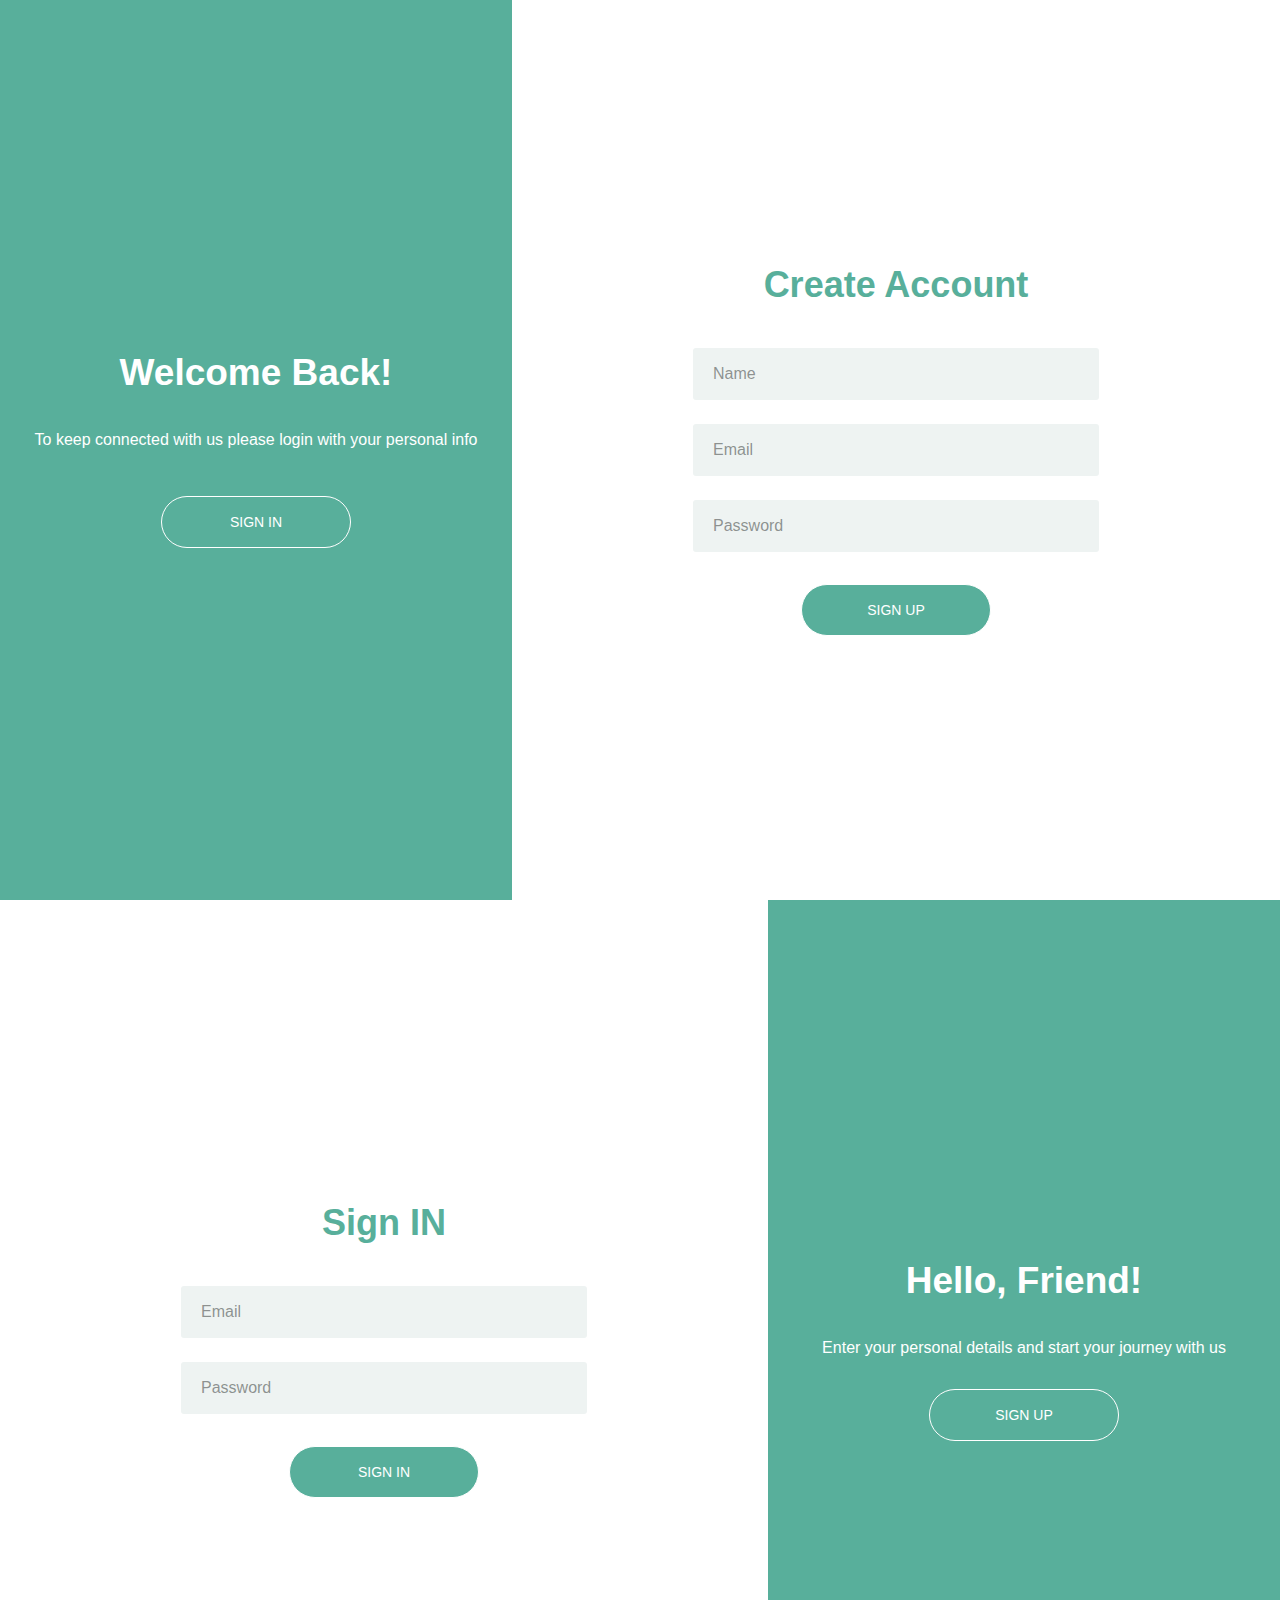
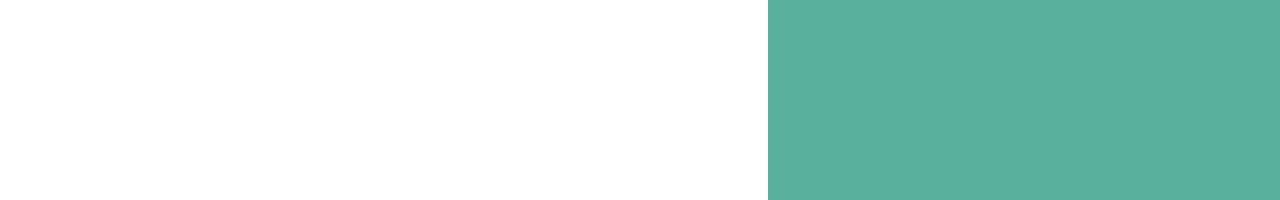
<file: index.html>
<!DOCTYPE html>
<html lang="en">
<head>
    <meta charset="UTF-8">
    <meta name="viewport" content="width=device-width, initial-scale=1.0">
    <meta http-equiv="X-UA-Compatible" content="ie=edge">
    <link rel="stylesheet" href="./main.css">
    <title>Login/Signup</title>
</head>
<body>
    <div class="body">
        <div class="register" id="register">
            <div class="register__toggle">
                <div class="register__toggle__text">
                    <div class="title">Welcome Back!</div>
                    <div class="register__toggle__subtitle">
                        To keep connected with us please login with your personal info
                    </div>
                </div>
                <div class="register__toggle__button">
                    <button class="btn .btn-green" onclick="toggleLogin()">SIGN IN</button>
                </div>
            </div>
            <div class="register__form">
                <div class="form">
                    <div class="form__title">
                        Create Account
                    </div>
                    <div class="form__body">
                        <input type="text" class="text__name" placeholder="Name">
                        <input type="text" class="text__email" placeholder="Email">
                        <input type="password" class="text__password" placeholder="Password">
                    </div>
                    <div class="form__submit">
                        <button class="btn">SIGN UP</button>
                    </div>
                </div>
            </div>
        </div>
        <div class="login" id="login">
            <div class="login__form">
                <div class="form">
                    <div class="form__title">
                        Sign IN
                    </div>
                    <div class="form__body">
                        <input type="text" class="text__email" placeholder="Email">
                        <input type="text" class="text__password" placeholder="Password">
                    </div>
                    <div class="form__submit">
                        <button class="btn">SIGN IN</button>
                    </div>
                </div>
            </div>
            <div class="login__toggle">
                <div class="login__toggle--text">
                    <div class="title">Hello, Friend!</div>
                    <div class="subtitle">Enter your personal details and start your journey with us</div>
                </div>
                <div class="login__toggle--button">
                    <button class="btn" onclick="toggleRegister()">SIGN UP</button>
                </div>
            </div>
        </div>
    </div>
    <script src="./script.js"></script>
</body>
</html>
</file>
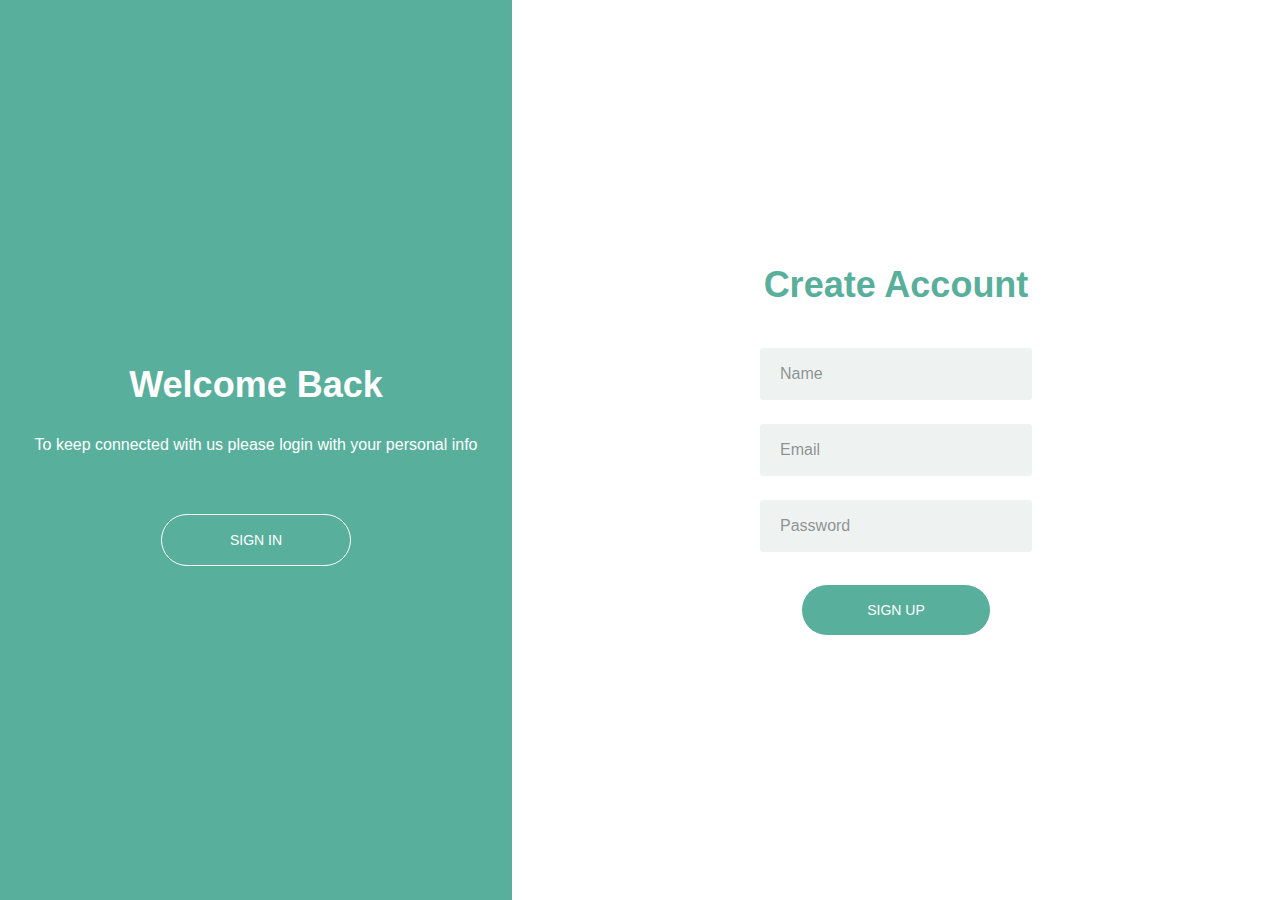
<file: new-login/index.html>
<!DOCTYPE html>
<html lang="en">
<head>
    <meta charset="UTF-8">
    <meta name="viewport" content="width=device-width, initial-scale=1.0">
    <meta http-equiv="X-UA-Compatible" content="ie=edge">
    <link rel="stylesheet" href="./main.css">
    <title>Octo-Waffle</title>
</head>
<body>
    <div class="topLayer">
        <div class="smallerLayer">
            <div class="smallerLayer__wrapper">
                <div class="smallerLayer__content--left">
                    <div class="toggle">
                        <div class="toggle__text">
                            <div class="toggle__text--title">Hello, Friend</div>
                            <div class="toggle__text--subtitle">
                                Enter your personal details and start your journey with us   
                            </div>
                        </div>
                        <div class="toggle__button">
                            <button class="btn" id="goRight">SIGN UP</button>
                        </div>
                    </div>
                </div>
                <div class="smallerLayer__content--right">
                    <div class="toggle">
                        <div class="toggle__text">
                            <div class="toggle__text--title">Welcome Back</div>
                            <div class="toggle__text--subtitle">
                                To keep connected with us please login with your personal info
                            </div>
                        </div>
                        <div class="toggle__button">
                            <button class="btn" id="goLeft">
                                SIGN IN
                            </button>
                        </div>
                    </div>
                </div>
            </div>
        </div>
        <div class="largerLayer">
            <div class="largerLayer__wrapper">
                <div class="largerLayer__content--right">
                    <div class="form">
                        <div class="form__title">
                            Create Account
                        </div>
                        <div class="form__body">
                            <input type="text" placeholder="Name">
                            <input type="text" placeholder="Email">
                            <input type="password" placeholder="Password">
                        </div>
                        <div class="form__submit">
                            <button class="btn">SIGN UP</button>
                        </div>
                    </div>
                </div>
                <div class="largerLayer__content--left">
                    <div class="form">
                        <div class="form__title">
                            Sign In
                        </div>
                        <div class="form__body">
                            <input type="text" placeholder="Email">
                            <input type="text" placeholder="Password">
                        </div>
                        <div class="form__submit">
                            <button class="btn">SIGN IN</button>
                        </div>
                    </div>
                </div>
            </div>
        </div>
    </div>
    <script src="https://code.jquery.com/jquery-3.3.1.min.js" integrity="sha256-FgpCb/KJQlLNfOu91ta32o/NMZxltwRo8QtmkMRdAu8=" crossorigin="anonymous"></script>
    <script src="script.js"></script>
</body>
</html>
</file>
<file: main.css>
body {
    padding: 0;
    margin: 0;
    font-family: Helvetica;
    overflow: hidden;
}

 
.register {
    height: 100vh;
    width: 100%;
    display: flex;
    flex-flow: row;
    z-index: 999;
}

.register__toggle {
    height: 100vh;
    width: 40vw;
    background: #58af9b;
    text-align: center;
    display: flex;
    flex-flow: column;
    justify-content: center;
    margin: 0;
}

.register__toggle__text {
    display: flex;
    flex-flow: column;
    justify-content: center;
    color: #fff;
    margin-bottom: 40px;
}

.title {
    font-size: 37px;
    font-weight: 900;
    margin-bottom: 30px;
}

.register__toggle__subtitle {
    line-height: 2;
    font-size: 16px;
    margin-right: 20px;
    margin-left: 20px;
}

.btn {
    outline: none;
    height: 52px;
    text-align: center;
    width: 190px;
    border-radius: 45px;
    border: 1px solid #fff;
    background: #58af9b;
    color: #fff;
    text-shadow: 0;
    font-size: 14px;
    font-weight: 300;
    cursor: pointer;
    transition: all 0.25s ease;
}

.btn:hover {
    color: #58af9b;
    background: #fff;
    border: 2px solid #58af9b;
}

.register__form {
    display: flex;
    flex-flow: column;
    width: 60vw;
    height: 100vh;
    justify-content: center;
    text-align: center;
}

.form {
    display: flex;
    flex-flow: column;
    justify-content: center;
}

.form__title {
    font-size: 36px;
    font-weight: 900;
    color: #58af9b;
    margin-bottom: 30px;
}

.form__body {
    display: flex;
    flex-flow: column;
    justify-content: center;
    align-items: center;
    margin-bottom: 20px;
}

input:focus {
    outline: none;
}

::-webkit-input-placeholder {
    color: rgba(75, 79, 78, 0.6);
    font-size: 16px;
    outline: none;
    font-weight: 200;
}

.login {
    display: flex;
    flex-flow: row;
    z-index: 0;
}

.login__form {
    width: 60vw;
    height: 100vh;
    display: flex;
    flex-flow: column;
    justify-content: center;
    text-align: center;
}

.login__toggle {
    width: 40vw;
    height: 100vh;
    display: flex;
    flex-flow: column;
    justify-content: center;
    text-align: center;
    background: #58af9b;
}

.subtitle {
    line-height: 2;
    font-size: 16px;
    margin-right: 20px;
    margin-left: 20px;
    color: #fff;
}

.title {
    color: #fff;
}

.login__toggle--text {
    margin-bottom: 25px;
}

input {
    width: 50%;
    height: 50px;
    margin: 10px;
    background: rgba(170, 195, 190, 0.2);
    border: 2px solid #fff;
    border-radius: 5px;
    transition: all 0.6s ease;
    padding-left: 20px;
}
</file>
<file: new-login/main.css>
body {
    margin: 0;
    padding: 0;
    overflow: hidden;
    font-family: -apple-system, BlinkMacSystemFont, 'Segoe UI', Roboto, Oxygen, Ubuntu, Cantarell, 'Open Sans', 'Helvetica Neue', sans-serif
}

.topLayer {
    width: 100%;
    height: 100vh;
    padding: 0;
    margin: 0;
    display: flex;
    flex-flow: row;
    overflow: hidden;
}

.largerLayer {
    width: 60%;
    height: 100vh;
    position: absolute;
    left: 40%;
    color: #58af9b;
    background: #fff;
}

.largerLayer__wrapper {
    width: 200%;
    height: 100vh;
    display: flex;
    flex-flow: row;
    position: relative;
}

.largerLayer__content--right {
    width: 50%;
    height: 100vh;
    display: flex;
    flex-flow: column;
    justify-content: center;
    align-items: center;
}

.largerLayer__content--left {
    position: relative;
    width: 50%;
    height: 100vh;
    display: flex;
    flex-flow: column;
    justify-content: center;
    align-items: center;
}

.smallerLayer {
    width: 40%;
    height: 100vh;
    position: absolute;
    left: 0;
    color: #fff;
    background: #58af9b;
}

.form {
    display: flex;
    flex-flow: column;
    justify-content: center;
    align-items: center;
}

.form__title {
    font-size: 36px;
    font-weight: 900;
    color: #58af9b;
    margin-bottom: 30px;
}

.form__body {
    display: flex;
    flex-flow: column;
    justify-content: center;
    align-items: center;
    margin-bottom: 20px;
}

input {
    width: 250px;
    height: 50px;
    margin: 10px;
    background: rgba(170, 195, 190, 0.2);
    border: 2px solid #fff;
    border-radius: 5px;
    transition: all 0.6s ease;
    padding-left: 20px;
}

input:focus {
    outline: none;
}

::-webkit-input-placeholder {
    color: rgba(75, 79, 78, 0.6);
    font-size: 16px;
    outline: none;
    font-weight: 200;
}

.btn {
    outline: none;
    height: 52px;
    text-align: center;
    width: 190px;
    border-radius: 45px;
    border: 1px solid #fff;
    background: #58af9b;
    color: #fff;
    text-shadow: 0;
    font-size: 14px;
    font-weight: 300;
    cursor: pointer;
    transition: all 0.25s ease;
}

.btn:hover {
    color: #58af9b;
    background: #fff;
    border: 2px solid #58af9b;
}

.smallerLayer__wrapper {
    width: 200%;
    height: 100vh;
    display: flex;
    flex-flow: row;
    position: relative;
    left: -100%;
}

.smallerLayer__content--left {
    width: 50%;
    height: 100vh;
    display: flex;
    flex-flow: column;
    justify-content: center;
    align-items: center;
}

.smallerLayer__content--right {
    width: 50%;
    height: 100vh;
    display: flex;
    flex-flow: column;
    justify-content: center;
    align-items: center;
}

.toggle {
    display: flex;
    flex-flow: column;
    justify-content: center;
    align-items: center;
}

.toggle__text {
    display: flex;
    flex-flow: column;
    justify-content: center;
    align-items: center;
    text-align: center;
    padding: 30px;
}

.toggle__text--title {
    font-size: 36px;
    font-weight: 900;
    color: #FFF;
    margin-bottom: 30px;
}

.toggle__text--subtitle {
    font-size: 16px;
    font-weight: 300;
    color: #fff;
    margin-bottom: 30px;
}

.toggle__button {
    text-align: center;
    display: flex;
    flex-flow: column;
    justify-content: center;
}
</file>
